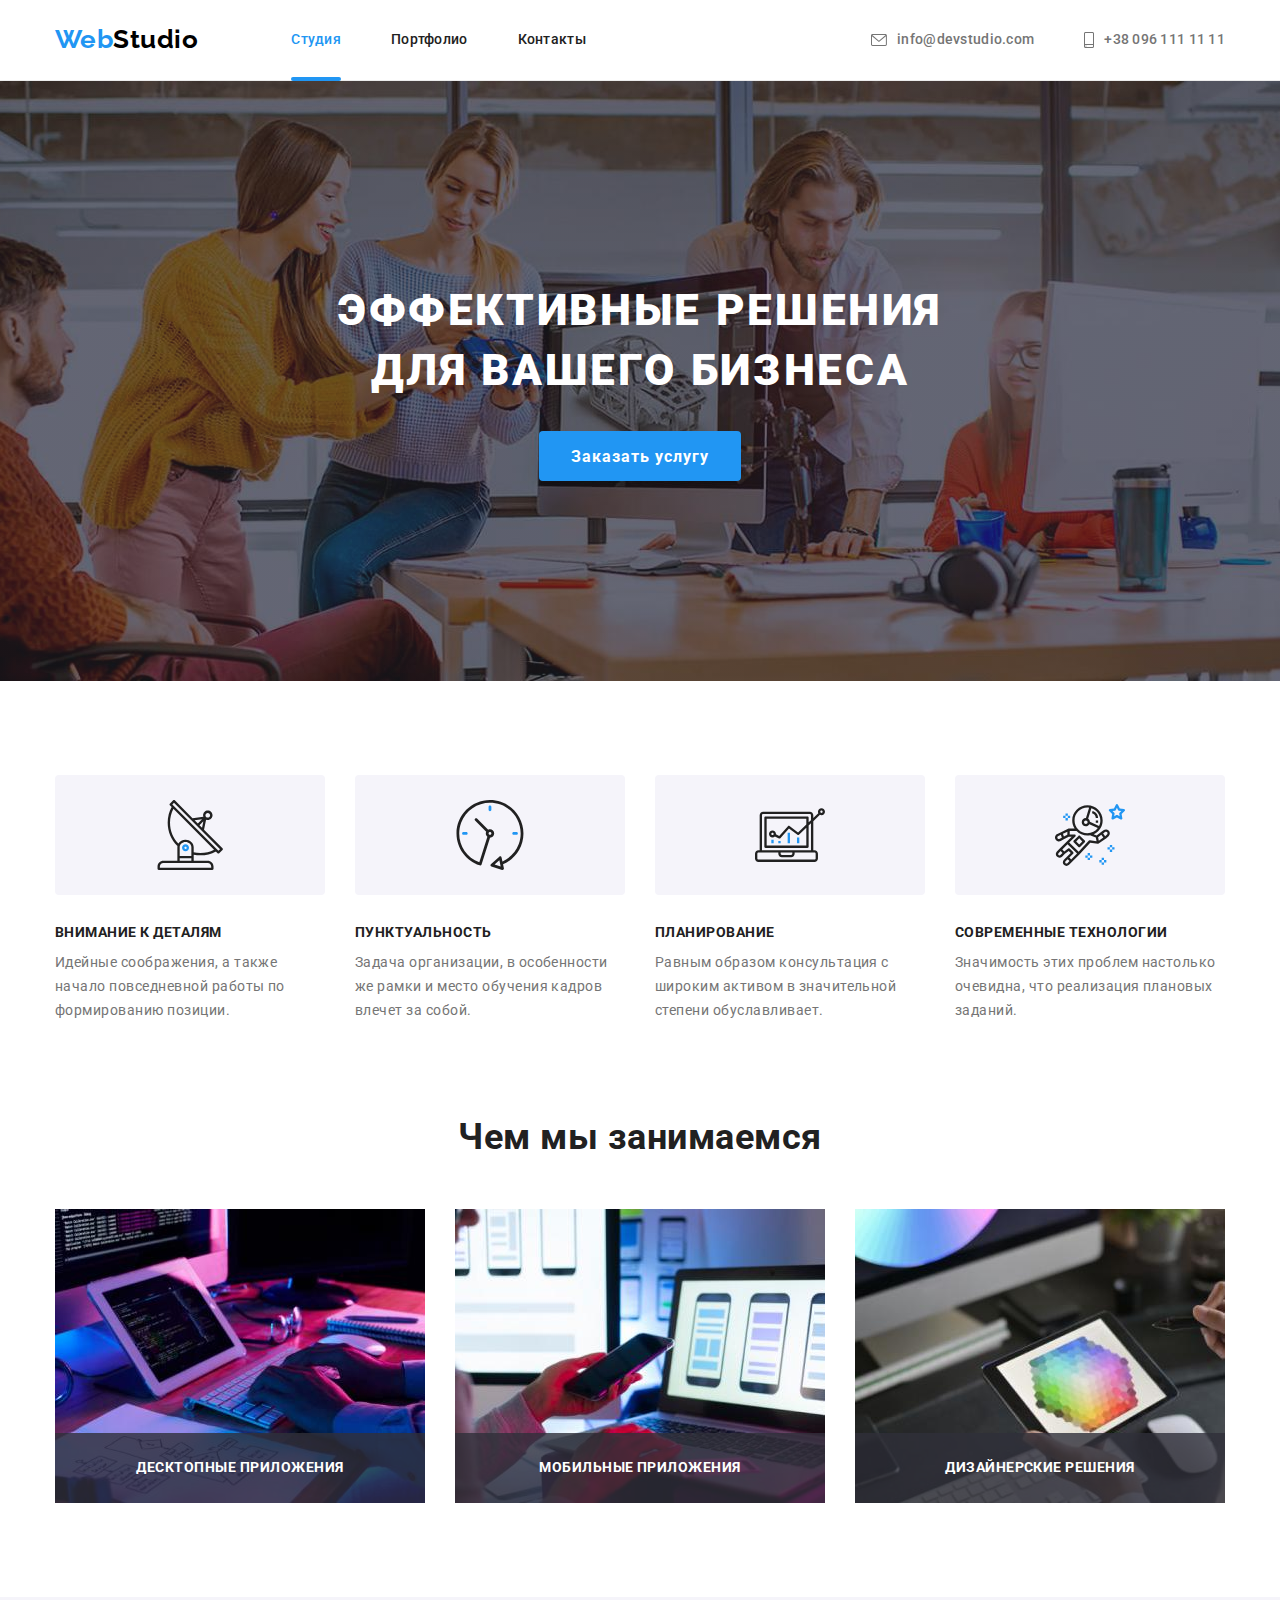
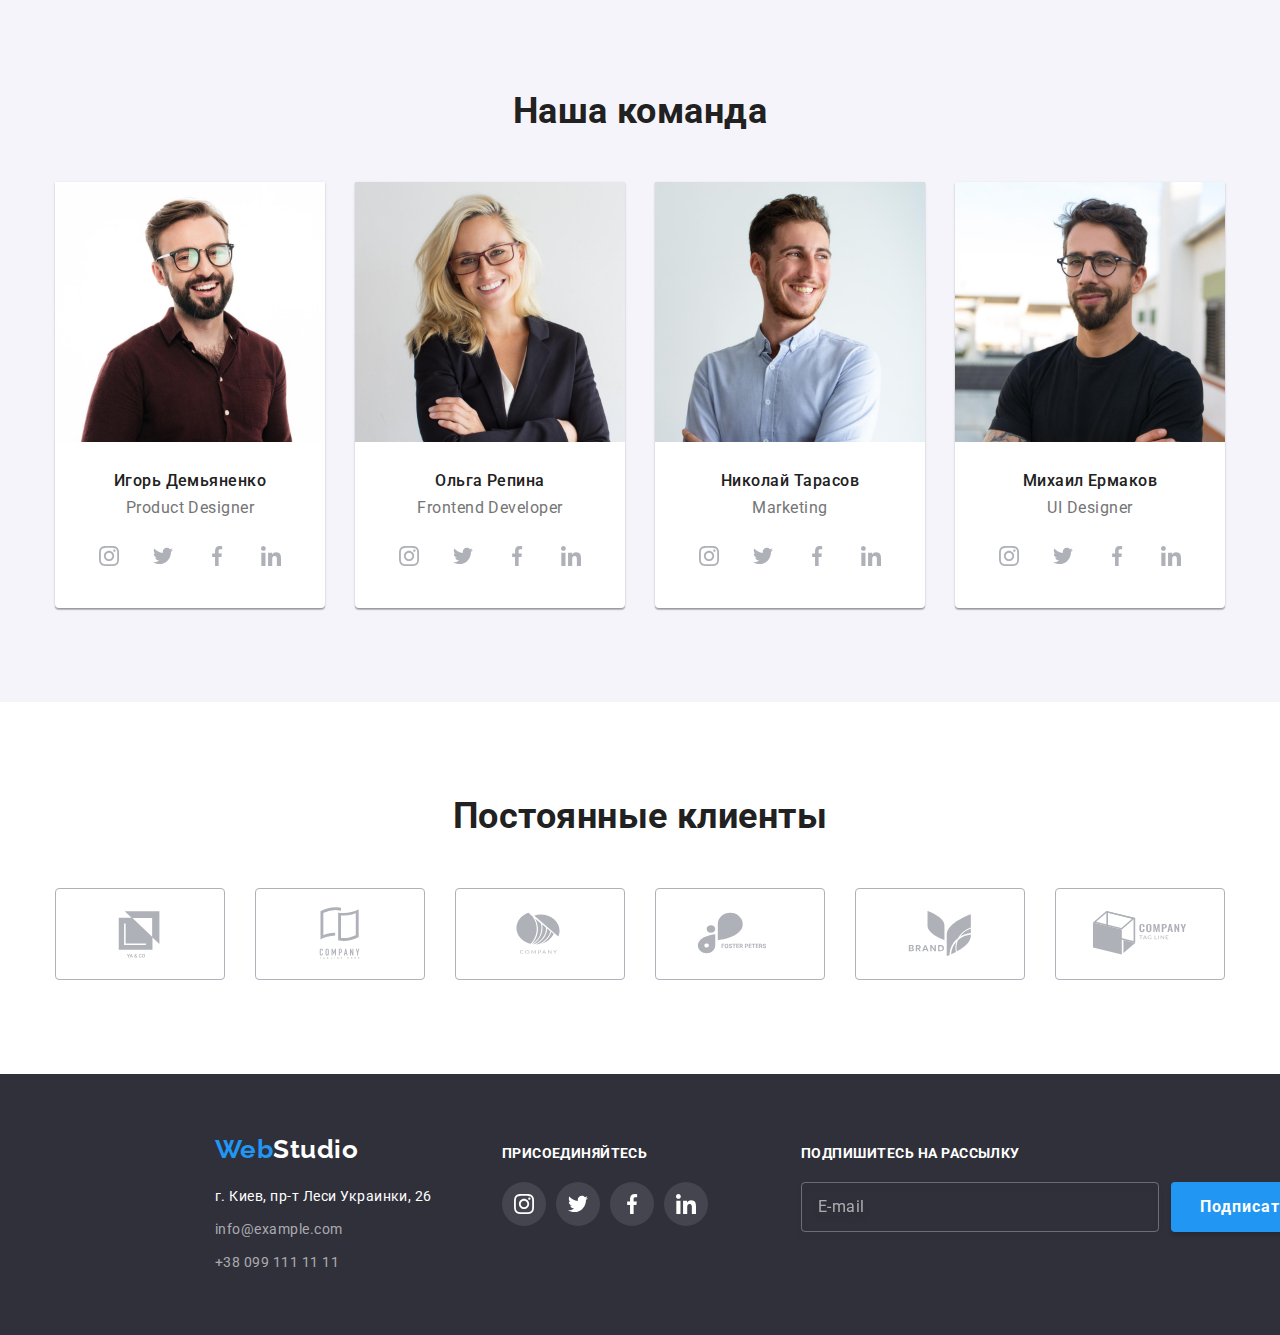
<file: index.html>
<!DOCTYPE html>
<html lang="ru">
  <head>
    <meta charset="UTF-8" />
    <meta http-equiv="X-UA-Compatible" content="IE=edge" />
    <meta name="viewport" content="width=device-width, initial-scale=1.0" />
    <title>Студия</title>
    <link rel="preconnect" href="https://fonts.googleapis.com" />
    <link rel="preconnect" href="https://fonts.gstatic.com" crossorigin />
    <link
      href="https://fonts.googleapis.com/css2?family=Raleway:wght@700&family=Roboto:wght@400;500;700;900&display=swap"
      rel="stylesheet"
    /> 
    <link rel="stylesheet" href="./css/main.min.css">
  </head>

  <body>
    <!-- Шапка страницы -->
    <header class="header">
      <div class="container header__container">
        <nav class="header-navigation">
          <a href="#" class="logo">
            Web<span class="logo_black">Studio</span>
          </a>

          <ul class="site-nav">
            <li class="site-nav__item">
              <a href="./index.html" class="site-nav__link site-nav__link_current"> Студия </a>
            </li>
            <li class="site-nav__item">
              <a href="./portfolio.html" class="site-nav__link"> Портфолио </a>
            </li>
            <li class="site-nav__item">
              <a href="" class="site-nav__link"> Контакты </a>
            </li>
          </ul>
        </nav>
        <ul class="contacts-header">
          <li class="contacts-header__item">
            <a
              href="mailto:info@devstudio.com"
              class="contacts-header__link"
              aria-label="имайл"
            >
              <svg class="contacts-header__icon" width="16px" height="12px">
                <use href="./images/symbol-defs.svg#icon-mail"></use>
              </svg>

              info@devstudio.com</a
            >
          </li>

          <li class="contacts-header__item">
            <a
              href="tel:+380961111111"
              class="contacts-header__link"
              aria-label="телефон"
            >
              <svg class="contacts-header__icon" width="10px" height="16px">
                <use href="./images/symbol-defs.svg#icon-smartphone"></use>
              </svg>
              +38 096 111 11 11</a
            >
          </li>
        </ul>
      </div>
    </header>

    <main>
      <!-- Герой -->

      <section class="hero">
        <div class="container">
          <h1 class="hero__title">Эффективные решения для вашего бизнеса</h1>
          <button type="button" data-modal-open class="btn hero__btn">Заказать услугу</button>
        </div>
      </section>
      <!-- Особенности -->
      <section class="section">
        <div class="container">
          <h2 class="visually-hidden">Особенности</h2>
          <ul class="features">
            <li class="features__item">
              <div class="features__block">
                <svg class="features__icon">
                  <use
                    href="./images/symbol-defs.svg#icon-antenna"
                  ></use>
                </svg>
              </div>
              <h3 class="features__title">Внимание к деталям</h3>
              <p class="features__text">
                Идейные соображения, а также начало повседневной работы по
                формированию позиции.
              </p>
            </li>
            <li class="features__item">
              <div class="features__block">
                <svg class="features__icon">
                  <use
                    href="./images/symbol-defs.svg#icon-clock"
                  ></use>
                </svg>
              </div>
              <h3 class="features__title">Пунктуальность</h3>
              <p class="features__text">
                Задача организации, в особенности же рамки и место обучения
                кадров влечет за собой.
              </p>
            </li>
            <li class="features__item">
              <div class="features__block">
                <svg class="features__icon">
                  <use
                    href="./images/symbol-defs.svg#icon-diagram"
                  ></use>
                </svg>
              </div>
              <h3 class="features__title">Планирование</h3>
              <p class="features__text">
                Равным образом консультация с широким активом в значительной
                степени обуславливает.
              </p>
            </li>
            <li class="features__item">
              <div class="features__block">
                <svg class="features__icon">
                  <use
                    href="./images/symbol-defs.svg#icon-astronaut"
                  ></use>
                </svg>
              </div>
              <h3 class="features__title">Современные технологии</h3>
              <p class="features__text">
                Значимость этих проблем настолько очевидна, что реализация
                плановых заданий.
              </p>
            </li>
          </ul>
        </div>
      </section>

      <section class="section section__works">
        <div class="container">
          <!--  Специализация -->
          <h2 class="section-title">Чем мы занимаемся</h2>
          <ul class="works">
            <li class="works__item">
              <div class="works__wrapper">
                <img
                  src="./images/box1.jpg"
                  alt="Компьютер"
                  width="370"
                  height="294"
                />
                <p class="works__text">Десктопные приложения</p>
              </div>
            </li>
            <li class="works__item">
              <div class="works__wrapper">
                <img
                  src="./images/img.jpg"
                  alt="Телефон"
                  width="370"
                  height="294"
                />
                <p class="works__text">Мобильные приложения</p>
              </div>
            </li>
            <li class="works__item">
              <div class="works__wrapper">
                <img
                  src="./images/img22.jpg"
                  alt="Планшет"
                  width="370"
                  height="294"
                />
                <p class="works__text">Дизайнерские решения</p>
              </div>
            </li>
          </ul>
        </div>
      </section>
      <!-- Команда -->
      <section class="command__section section">
        <div class="container">
          <h2 class="section-title">Наша команда</h2>
          <ul class="command">
            <li class="command__item">
              <img
                src="./images/imgigor.jpg"
                alt="Игорь Демьяненко"
                width="270"
                height="260"
              />
              <div class="command__box-wrapper">
                <h3 class="command__title">Игорь Демьяненко</h3>
                <p lang="en" class="command__text">Product Designer</p>
                <ul class="social-list">
                  <li class="social-list__item">
                    <a href="" class="social-list__link">
                      <svg width="20" height="20">
                        <use
                          href="./images/symbol-defs.svg#icon-instagram"                          
                        ></use>
                      </svg>
                    </a>
                  </li>
                  <li class="social-list__item">
                    <a href="" class="social-list__link">
                      <svg width="20" height="20">
                        <use
                          href="./images/symbol-defs.svg#icon-twitter"
                          
                        ></use>
                      </svg>
                    </a>
                  </li>
                  <li class="social-list__item">
                    <a href="" class="social-list__link">
                      <svg width="20" height="20">
                        <use
                          href="./images/symbol-defs.svg#icon-facebook"                         
                        ></use>
                      </svg>
                    </a>
                  </li>
                  <li class="social-list__item">
                    <a href="" class="social-list__link">
                      <svg width="20" height="20">
                        <use
                          href="./images/symbol-defs.svg#icon-linkedin"                     
                        ></use>
                      </svg>
                    </a>
                  </li>
                </ul>
              </div>
            </li>

            <li class="command__item">
              <img
                src="./images/imgolga.jpg"
                alt="Ольга Репина"
                width="270"
                height="260"
              />
              <div class="command__box-wrapper">
                <h3 class="command__title">Ольга Репина</h3>
                <p lang="en" class="command__text">Frontend Developer</p>
                <ul class="social-list">
                  <li class="social-list__item">
                    <a href="" class="social-list__link">
                      <svg width="20" height="20">
                        <use
                          href="./images/symbol-defs.svg#icon-instagram"                          
                        ></use>
                      </svg>
                    </a>
                  </li>
                  <li class="social-list__item">
                    <a href="" class="social-list__link">
                      <svg width="20" height="20">
                        <use
                          href="./images/symbol-defs.svg#icon-twitter"                          
                        ></use>
                      </svg>
                    </a>
                  </li>
                  <li class="social-list__item">
                    <a href="" class="social-list__link">
                      <svg width="20" height="20">
                        <use
                          href="./images/symbol-defs.svg#icon-facebook"
                        ></use>
                      </svg>
                    </a>
                  </li>
                  <li class="social-list__item">
                    <a href="" class="social-list__link">
                      <svg width="20" height="20">
                        <use
                          href="./images/symbol-defs.svg#icon-linkedin"                          
                        ></use>
                      </svg>
                    </a>
                  </li>
                </ul>
              </div>
            </li>

            <li class="command__item">
              <img
                src="./images/imgnykolay.jpg"
                alt="Николай Тарасов"
                width="270"
                height="260"
              />
              <div class="command__box-wrapper">
                <h3 class="command__title">Николай Тарасов</h3>
                <p lang="en" class="command__text">Marketing</p>
                <ul class="social-list">
                  <li class="social-list__item">
                    <a href="" class="social-list__link">
                      <svg width="20" height="20">
                        <use
                          href="./images/symbol-defs.svg#icon-instagram"                          
                        ></use>
                      </svg>
                    </a>
                  </li>
                  <li class="social-list__item">
                    <a href="" class="social-list__link">
                      <svg width="20" height="20">
                        <use
                          href="./images/symbol-defs.svg#icon-twitter"                          
                        ></use>
                      </svg>
                    </a>
                  </li>
                  <li class="social-list__item">
                    <a href="" class="social-list__link">
                      <svg width="20" height="20">
                        <use
                          href="./images/symbol-defs.svg#icon-facebook"                          
                        ></use>
                      </svg>
                    </a>
                  </li>
                  <li class="social-list__item">
                    <a href="" class="social-list__link">
                      <svg width="20" height="20">
                        <use
                          href="./images/symbol-defs.svg#icon-linkedin"                          
                        ></use>
                      </svg>
                    </a>
                  </li>
                </ul>
              </div>
            </li>

            <li class="command__item">
              <img
                src="./images/imgmikhail2.jpg"
                alt="Михаил Ермаков"
                width="270"
                height="260"
              />
              <div class="command__box-wrapper">
                <h3 class="command__title">Михаил Ермаков</h3>
                <p lang="en" class="command__text">UI Designer</p>
                <ul class="social-list">
                  <li class="social-list__item">
                    <a href="" class="social-list__link">
                      <svg width="20" height="20">
                        <use
                          href="./images/symbol-defs.svg#icon-instagram"                          
                        ></use>
                      </svg>
                    </a>
                  </li>
                  <li class="social-list__item">
                    <a href="" class="social-list__link">
                      <svg width="20" height="20">
                        <use
                          href="./images/symbol-defs.svg#icon-twitter"                         
                        ></use>
                      </svg>
                    </a>
                  </li>
                  <li class="social-list__item">
                    <a href="" class="social-list__link">
                      <svg width="20" height="20">
                        <use
                          href="./images/symbol-defs.svg#icon-facebook"                          
                        ></use>
                      </svg>
                    </a>
                  </li>
                  <li class="social-list__item">
                    <a href="" class="social-list__link">
                      <svg width="20" height="20">
                        <use
                          href="./images/symbol-defs.svg#icon-linkedin"                         
                        ></use>
                      </svg>
                    </a>
                  </li>
                </ul>
              </div>
            </li>
          </ul>
        </div>
      </section>

      <!-- Наши клиенты -->

      <section class="section">
        <div class="container">
          <h2 class="section-title">Постоянные клиенты</h2>
          <ul class="clients-list">
            <li class="clients-list__item">
              <a href="" class="clients-list__link">
                <svg class="clients-list__icon">
                  <use href="./images/symbol-defs.svg#icon-cl-one"></use>
                </svg>
              </a>
            </li>
            <li class="clients-list__item">
              <a href="" class="clients-list__link">
                <svg class="clients-list__icon">
                  <use href="./images/symbol-defs.svg#icon-cl-two"></use>
                </svg>
              </a>
            </li>
            <li class="clients-list__item">
              <a href="" class="clients-list__link">
                <svg class="clients-list__icon">
                  <use href="./images/symbol-defs.svg#icon-cl-three"></use>
                </svg>
              </a>
            </li>
            <li class="clients-list__item">
              <a href="" class="clients-list__link">
                <svg class="clients-list__icon">
                  <use href="./images/symbol-defs.svg#icon-cl-four"></use>
                </svg>
              </a>
            </li>
            <li class="clients-list__item">
              <a href="" class="clients-list__link">
                <svg class="clients-list__icon">
                  <use href="./images/symbol-defs.svg#icon-cl-five"></use>
                </svg>
              </a>
            </li>
            <li class="clients-list__item">
              <a href="" class="clients-list__link">
                <svg class="clients-list__icon">
                  <use href="./images/symbol-defs.svg#icon-cl-six"></use>
                </svg>
              </a>
            </li>
          </ul>
        </div>
      </section>
    </main>
    <!-- Футер -->
    <footer class="footer-content">
      <div class="container footer-blok">
        <div class="contacts__blok">
          <a href="#" class="logo">
            Web<span class="logo_white">Studio</span>
          </a>
          <address>
            <ul class="contacts-footer">
              <li class="contacts-footer__item">
                <a
                  href="https://goo.gl/maps/CdvJLRiEL6Q8Smko8"
                  class="contacts-footer__location contacts-footer__link"
                  >г. Киев, пр-т Леси Украинки, 26
                </a>
              </li>

              <li class="contacts-footer__item">
                <a
                  href="mailto:info@example.com"
                  class="contacts-footer__link  contacts-footer__communications"
                  >info@example.com
                </a>
              </li>
              <li class="contacts-footer__item">
                <a
                  href="tel:+380991111111"
                  class="contacts-footer__link contacts-footer__communications"
                >
                  +38 099 111 11 11
                </a>
              </li>
            </ul>
          </address>
        </div>
        <div class="footer-social">
          <strong class="footer-social__text">Присоединяйтесь</strong>
          <ul class="footer-social-list">
            <li class="footer-social__item">
              <a href="" class="footer-social__link">
                <svg class="footer-social__icon" width="20" height="20">
                  <use href="./images/symbol-defs.svg#icon-instagram"></use>
                </svg>
              </a>
            </li>
            <li class="footer-social__item">
              <a href="" class="footer-social__link">
                <svg class="footer-social__icon" width="20" height="20">
                  <use href="./images/symbol-defs.svg#icon-twitter"></use>
                </svg>
              </a>
            </li>
            <li class="footer-social__item">
              <a href="" class="footer-social__link">
                <svg class="footer-social__icon" width="20" height="20">
                  <use href="./images/symbol-defs.svg#icon-facebook"></use>
                </svg>
              </a>
            </li>
            <li class="footer-social__item">
              <a href="" class="footer-social__link">
                <svg class="footer-social__icon" width="20" height="20">
                  <use href="./images/symbol-defs.svg#icon-linkedin"></use>
                </svg>
              </a>
            </li>
          </ul>
        </div>
        <form class="footer-form">
            <p class="footer-form__text">Подпишитесь на рассылку</p>
            <div class="footer-form__container">
              <label for="footer-form__user-email"></label>
            <input
              type="email"
              name="email"
              placeholder="E-mail"
              class="footer-form__input"
              id="user-email"
            />
            <button type="submit" class="btn footer-form__btn">
              Подписаться
              <svg class="footer-form__icon" width="24" height="24">
                <use href="./images/symbol-defs.svg#icon-send2"></use>
              </svg>
            </button>
          </form>
        </div> 
      </div>
    </footer>
    <!-- Modal -->

    <div class="backdrop is-hidden" data-modal>
      <div class="modal">
      <button type="button" class="modal__close-button" data-modal-close>
        <svg  width="20" height="20">
          <use href="./images/symbol-defs.svg#icon-vector"></use>
        </svg>
      </button>
        <form class="modal-form">
          <p class="modal-form__text"> Оставьте свои данные, мы вам перезвоним </p>
                <div class="form__field"> 
                <label for="user-name" class="modal-form__label">Имя</label>
                <input type="text" name="user-name" id="user-name" class="modal-form__input">
                <svg  width="18" height="18" class="modal-form__input-icon">
          <use href="./images/symbol-defs.svg#icon-person-black"></use>
        </svg>

              </div>
                
              <div class="form__field"> 
              <label for="phone-number" class="modal-form__label">Телефон</label>
                <input type="tel" name="phone_number" id="phone-number" class="modal-form__input">
                  <svg  width="18" height="18" class="modal-form__input-icon">
          <use href="./images/symbol-defs.svg#icon-phone-black"></use>
        </svg>
              </div>
                <div class="form__field">
                <label for="email-mod" class="modal-form__label">Почта</label> 
                <input type="email" name="email" id="email-mod" class="modal-form__input">
                <svg  width="18" height="18" class="modal-form__input-icon">
          <use href="./images/symbol-defs.svg#icon-email-black"></use>
        </svg>
      </div>
                
              <div class="form__field">
              <label for="comment" class="modal-form__label"> Комментарий</label>
              <textarea name="comment"
              id="comment"
              rows="10"
              class="modal-form__textarea"
              placeholder="Введите текст"></textarea>
              </div>

              <label for="checkbox" class="modal-form__checkbox-label">
              <input type="checkbox" name="checkbox" id="checkbox" class="modal-form__checkbox"> 
              <span class="modal-form__checkbox-text"> </span>
            Соглашаюсь с рассылкой и принимаю &#160; 
            <a href="" class="modal-form__link">Условия договора</a>
            </label>
            <button type="submit" class=" btn modal-form__btn">Отправить</button>
            </form>
      <div>
    </div>
        <script src="./js/modal.js"></script>   
  </body>
</html>
</file>
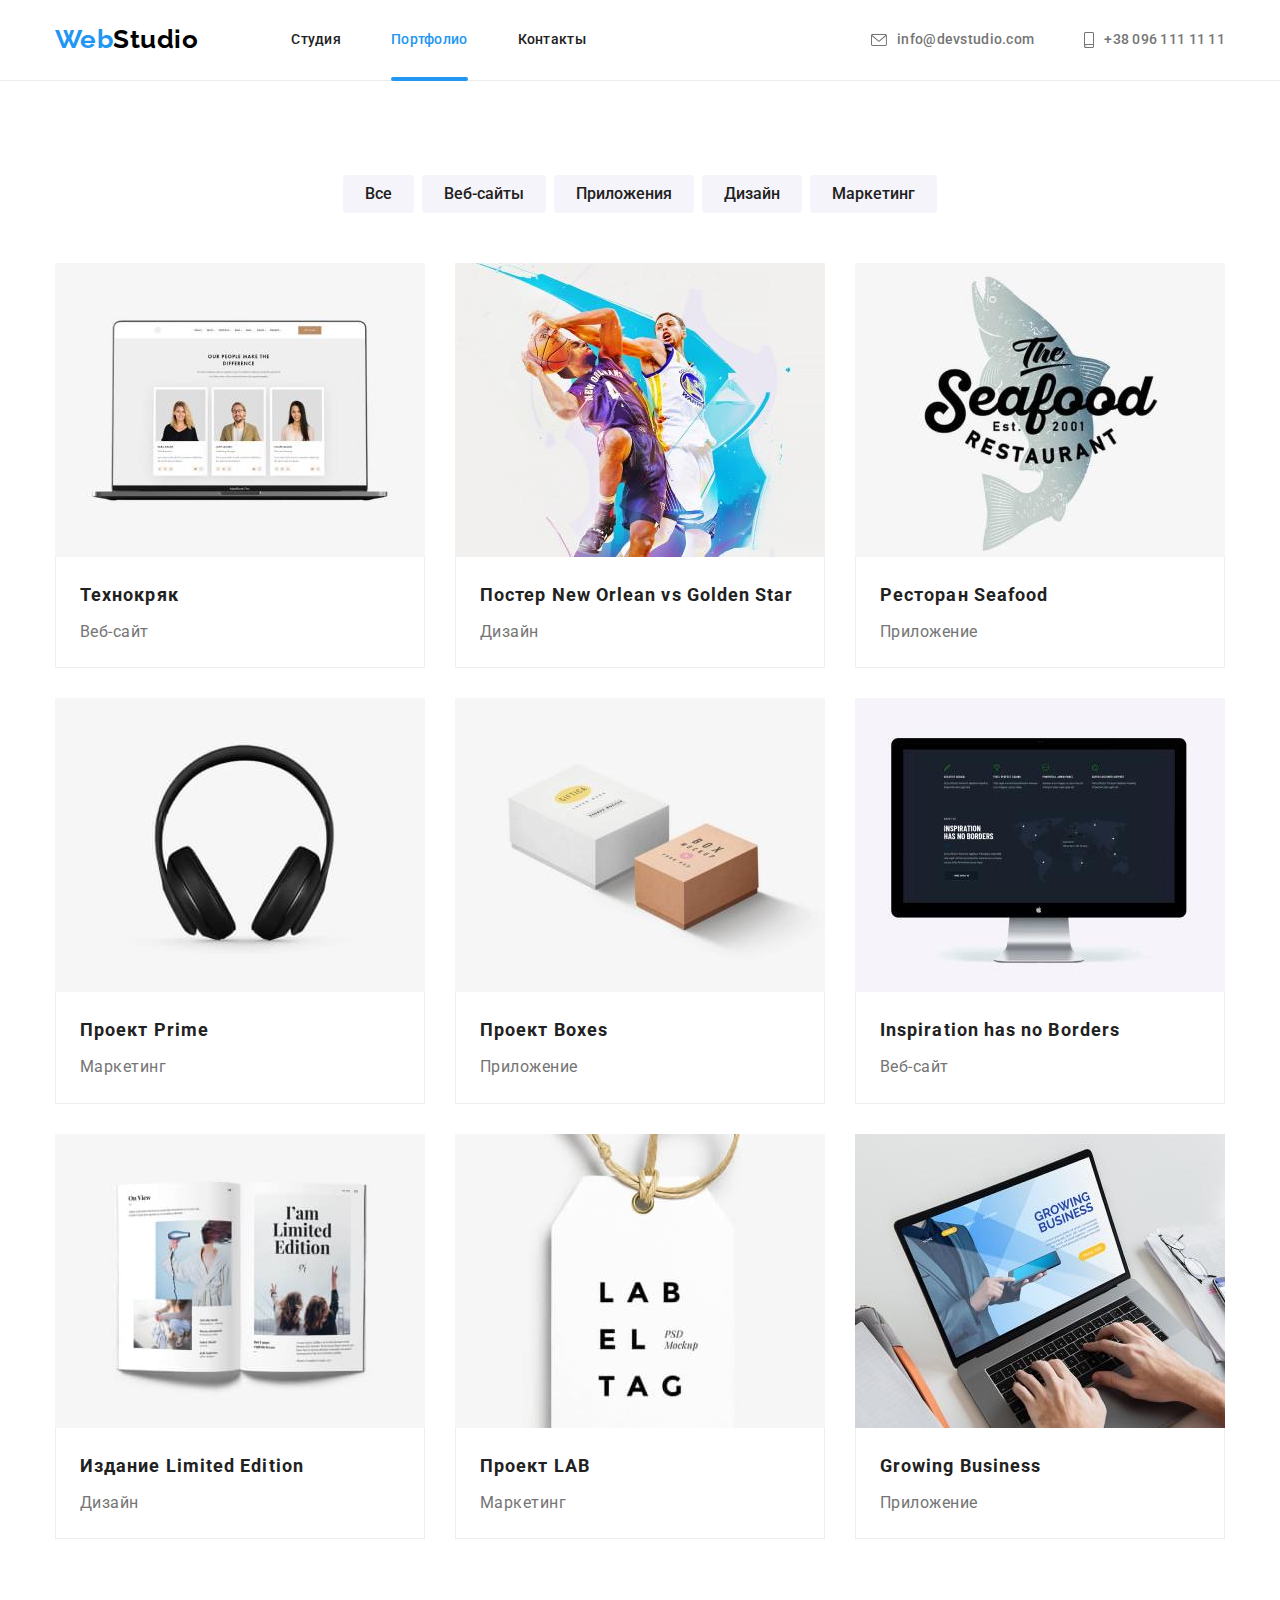
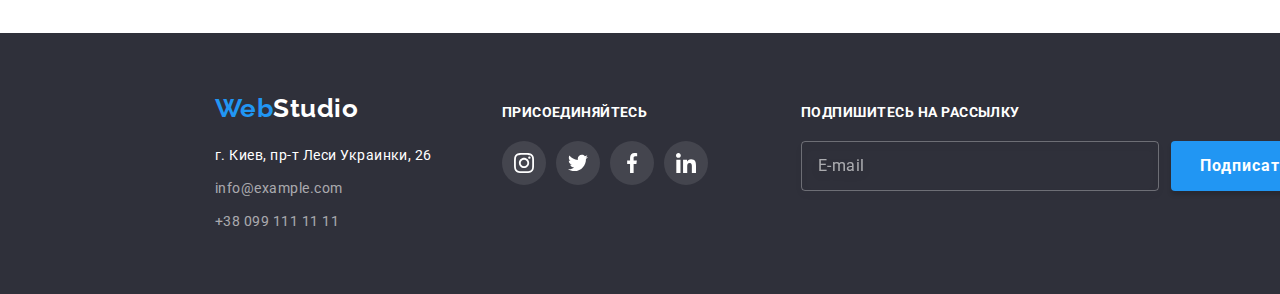
<file: portfolio.html>
<!DOCTYPE html>
<html lang="ru">
  <head>
    <meta charset="UTF-8" />
    <meta http-equiv="X-UA-Compatible" content="IE=edge" />
    <meta name="viewport" content="width=device-width, initial-scale=1.0" />
    <title>Портфолио</title>
    <link rel="preconnect" href="https://fonts.googleapis.com" />
    <link rel="preconnect" href="https://fonts.gstatic.com" crossorigin />
    <link
      href="https://fonts.googleapis.com/css2?family=Raleway:wght@700&family=Roboto:wght@400;500;700;900&display=swap"
      rel="stylesheet"
    />
    <link rel="stylesheet" href="./css/main.min.css">
  </head>
  <body>
    <!-- Шапка страницы -->
    <header class="header">
      <div class="container header__container">
        <nav class="header-navigation">
          <a href="#" class="logo">
            Web<span class="logo_black">Studio</span>
          </a>

          <ul class="site-nav">
            <li class="site-nav__item">
              <a href="./index.html" class="site-nav__link"> Студия </a>
            </li>
            <li class="site-nav__item">
              <a href="./portfolio.html" class="site-nav__link site-nav__link_current"> Портфолио </a>
            </li>
            <li class="site-nav__item">
              <a href="" class="site-nav__link"> Контакты </a>
            </li>
          </ul>
        </nav>
        <ul class="contacts-header">
          <li class="contacts-header__item">
            <a
              href="mailto:info@devstudio.com"
              class="contacts-header__link"
              aria-label="имайл"
            >
              <svg class="contacts-header__icon" width="16px" height="12px">
                <use href="./images/symbol-defs.svg#icon-mail"></use>
              </svg>

              info@devstudio.com</a
            >
          </li>

          <li class="contacts-header__item">
            <a
              href="tel:+380961111111"
              class="contacts-header__link"
              aria-label="телефон"
            >
              <svg class="contacts-header__icon" width="10px" height="16px">
                <use href="./images/symbol-defs.svg#icon-smartphone"></use>
              </svg>
              +38 096 111 11 11</a
            >
          </li>
        </ul>
      </div>
    </header>
    <!-- Портфолио  -->
    <main>
      <section class="section">
        <div class="container">
          <h1 class="visually-hidden">Портфолио</h1>

          <ul class="filter">
            <li class="filter__item">
              <button type="button" class="filter__button">Все</button>
            </li>
            <li class="filter__item">
              <button type="button" class="filter__button">Веб-сайты</button>
            </li>
            <li class="filter__item">
              <button type="button" class="filter__button">Приложения</button>
            </li>
            <li class="filter__item">
              <button type="button" class="filter__button">Дизайн</button>
            </li>
            <li class="filter__item">
              <button type="button" class="filter__button">Маркетинг</button>
            </li>
          </ul>

          <!-- Прптфолио картинки   -->

          <ul class="portfolio">
            <li class="portfolio__item">
              <a href="" class="portfolio__link">
                <div class="portfolio__top-wrapper">
                  <img
                    src="./images/imgone.jpg"
                    alt="экран"
                    width="370"
                    height="294"
                  />
                  <div class="portfolio__overlay">
                    <p class="portfolio__top-text">
                      Технокряк это современная площадка распространения
                      коронавируса. Компании используют эту платформу для
                      цифрового шпионажа и атак на защищённые сервера
                      конкурентов.
                    </p>
                  </div>
                </div>
                <div class="portfolio__bottom">
                  <h2 class="portfolio__title">Технокряк</h2>
                  <p class="portfolio__text">Веб-сайт</p>
                </div>
              </a>
            </li>

            <li class="portfolio__item">
              <a href="" class="portfolio__link">
                <div class="portfolio__top-wrapper">
                  <img
                    src="./images/imgtwo.jpg"
                    alt="баскетблолисты"
                    width="370"
                    height="294"
                  />
                  <div class="portfolio__overlay">
                    <p class="portfolio__top-text">
                      Технокряк это современная площадка распространения
                      коронавируса. Компании используют эту платформу для
                      цифрового шпионажа и атак на защищённые сервера
                      конкурентов.
                    </p>
                  </div>
                </div>
                <div class="portfolio__bottom">
                  <h2 class="portfolio__title">
                    Постер New Orlean vs Golden Star
                  </h2>
                  <p class="portfolio__text">Дизайн</p>
                </div>
              </a>
            </li>

            <li class="portfolio__item">
              <a href="" class="portfolio__link">
                <div class="portfolio__top-wrapper">
                  <img
                    src="./images/imgthree.jpg"
                    alt="ресторан"
                    width="370"
                    height="294"
                  />
                  <div class="portfolio__overlay">
                    <p class="portfolio__top-text">
                      Технокряк это современная площадка распространения
                      коронавируса. Компании используют эту платформу для
                      цифрового шпионажа и атак на защищённые сервера
                      конкурентов.
                    </p>
                  </div>
                </div>
                <div class="portfolio__bottom">
                  <h2 class="portfolio__title">Ресторан Seafood</h2>
                  <p class="portfolio__text">Приложение</p>
                </div>
              </a>
            </li>

            <li class="portfolio__item">
              <a href="" class="portfolio__link ">
                <div class="portfolio__top-wrapper">
                  <img
                    src="./images/imgfour.jpg"
                    alt="наушники"
                    width="370"
                    height="294"
                  />
                  <div class="portfolio__overlay">
                    <p class="portfolio__top-text">
                      Технокряк это современная площадка распространения
                      коронавируса. Компании используют эту платформу для
                      цифрового шпионажа и атак на защищённые сервера
                      конкурентов.
                    </p>
                  </div>
                </div>
                <div class="portfolio__bottom">
                  <h2 class="portfolio__title">Проект Prime</h2>
                  <p class="portfolio__text">Маркетинг</p>
                </div>
              </a>
            </li>

            <li class="portfolio__item">
              <a href="" class="portfolio__link">
                <div class="portfolio__top-wrapper">
                  <img
                    src="./images/imgfive.jpg"
                    alt="два предмента"
                    width="370"
                    height="294"
                  />
                  <div class="portfolio__overlay">
                    <p class="portfolio__top-text">
                      Технокряк это современная площадка распространения
                      коронавируса. Компании используют эту платформу для
                      цифрового шпионажа и атак на защищённые сервера
                      конкурентов.
                    </p>
                  </div>
                </div>
                <div class="portfolio__bottom">
                  <h2 class="portfolio__title">Проект Boxes</h2>
                  <p class="portfolio__text">Приложение</p>
                </div>
              </a>
            </li>

            <li class="portfolio__item">
              <a href="" class="portfolio__link">
                <div class="portfolio__top-wrapper">
                  <img
                    src="./images/imgsix.jpg"
                    alt="монитор"
                    width="370"
                    height="294"
                  />
                  <div class="portfolio__overlay">
                    <p class="portfolio__top-text">
                      Технокряк это современная площадка распространения
                      коронавируса. Компании используют эту платформу для
                      цифрового шпионажа и атак на защищённые сервера
                      конкурентов.
                    </p>
                  </div>
                </div>
                <div class="portfolio__bottom">
                  <h2 lang="en" class="portfolio__title">
                    Inspiration has no Borders
                  </h2>
                  <p class="portfolio__text">Веб-сайт</p>
                </div>
              </a>
            </li>

            <li class="portfolio__item">
              <a href="" class="portfolio__link">
                <div class="portfolio__top-wrapper">
                  <img
                    src="./images/imgseven.jpg"
                    alt="книга"
                    width="370"
                    height="294"
                  />
                  <div class="portfolio__overlay">
                    <p class="portfolio__top-text">
                      Технокряк это современная площадка распространения
                      коронавируса. Компании используют эту платформу для
                      цифрового шпионажа и атак на защищённые сервера
                      конкурентов.
                    </p>
                  </div>
                </div>
                <div class="portfolio__bottom">
                  <h2 class="portfolio__title">Издание Limited Edition</h2>
                  <p class="portfolio__text">Дизайн</p>
                </div>
              </a>
            </li>

            <li class="portfolio__item">
              <a href="" class="portfolio__link">
                <div class="portfolio__top-wrapper ">
                  <img
                    src="./images/imgeight.jpg"
                    alt="табличка"
                    width="370"
                    height="294"
                  />
                  <div class="portfolio__overlay">
                    <p class="portfolio__top-text">
                      Технокряк это современная площадка распространения
                      коронавируса. Компании используют эту платформу для
                      цифрового шпионажа и атак на защищённые сервера
                      конкурентов.
                    </p>
                  </div>
                </div>
                <div class="portfolio__bottom">
                  <h2 class="portfolio__title">Проект LAB</h2>
                  <p class="portfolio__text">Маркетинг</p>
                </div>
              </a>
            </li>

            <li class="portfolio__item">
              <a href="" class="portfolio__link">
                <div class="portfolio__top-wrapper">
                  <img
                    src="./images/imgnine.jpg"
                    alt="ноутбук"
                    width="370"
                    height="294"
                  />
                  <div class="portfolio__overlay">
                    <p class="portfolio__top-text">
                      Технокряк это современная площадка распространения
                      коронавируса. Компании используют эту платформу для
                      цифрового шпионажа и атак на защищённые сервера
                      конкурентов.
                    </p>
                  </div>
                </div>
                <div class="portfolio__bottom">
                  <h2 lang="en" class="portfolio__title">Growing Business</h2>
                  <p class="portfolio__text">Приложение</p>
                </div>
              </a>
            </li>
          </ul>
        </div>
      </section>
    </main>

    <!-- Футер -->
    <footer class="footer-content">
      <div class="container footer-blok">
        <div class="contacts__blok">
          <a href="#" class="logo">
            Web<span class="logo_white">Studio</span>
          </a>
          <address>
            <ul class="contacts-footer">
              <li class="contacts-footer__item">
                <a
                  href="https://goo.gl/maps/CdvJLRiEL6Q8Smko8"
                  class="contacts-footer__location contacts-footer__link"
                  >г. Киев, пр-т Леси Украинки, 26
                </a>
              </li>

              <li class="contacts-footer__item">
                <a
                  href="mailto:info@example.com"
                  class="contacts-footer__link  contacts-footer__communications"
                  >info@example.com
                </a>
              </li>
              <li class="contacts-footer__item">
                <a
                  href="tel:+380991111111"
                  class="contacts-footer__link contacts-footer__communications"
                >
                  +38 099 111 11 11
                </a>
              </li>
            </ul>
          </address>
        </div>
        <div class="footer-social">
          <strong class="footer-social__text">Присоединяйтесь</strong>
          <ul class="footer-social-list">
            <li class="footer-social__item">
              <a href="" class="footer-social__link">
                <svg class="footer-social__icon" width="20" height="20">
                  <use href="./images/symbol-defs.svg#icon-instagram"></use>
                </svg>
              </a>
            </li>
            <li class="footer-social__item">
              <a href="" class="footer-social__link">
                <svg class="footer-social__icon" width="20" height="20">
                  <use href="./images/symbol-defs.svg#icon-twitter"></use>
                </svg>
              </a>
            </li>
            <li class="footer-social__item">
              <a href="" class="footer-social__link">
                <svg class="footer-social__icon" width="20" height="20">
                  <use href="./images/symbol-defs.svg#icon-facebook"></use>
                </svg>
              </a>
            </li>
            <li class="footer-social__item">
              <a href="" class="footer-social__link">
                <svg class="footer-social__icon" width="20" height="20">
                  <use href="./images/symbol-defs.svg#icon-linkedin"></use>
                </svg>
              </a>
            </li>
          </ul>
        </div>
        <form class="footer-form">
            <p class="footer-form__text">Подпишитесь на рассылку</p>
            <div class="footer-form__container">
              <label for="footer-form__user-email"></label>
            <input
              type="email"
              name="email"
              placeholder="E-mail"
              class="footer-form__input"
              id="user-email"
            />
            <button type="submit" class="btn footer-form__btn">
              Подписаться
              <svg class="footer-form__icon" width="24" height="24">
                <use href="./images/symbol-defs.svg#icon-send2"></use>
              </svg>
            </button>
          </form>
        </div> 
      </div>
    </footer>
  </body>
</html>
</file>
<file: css/main.min.css>
/*! modern-normalize v1.1.0 | MIT License | https://github.com/sindresorhus/modern-normalize */*,::before,::after{box-sizing:border-box}html{line-height:1.15;-webkit-text-size-adjust:100%;-moz-tab-size:4;tab-size:4}body{margin:0;font-family:system-ui,-apple-system,"Segoe UI",Roboto,Helvetica,Arial,sans-serif,"Apple Color Emoji","Segoe UI Emoji"}hr{height:0;color:inherit}abbr[title]{text-decoration:underline dotted}b,strong{font-weight:bolder}code,kbd,samp,pre{font-family:ui-monospace, SFMono-Regular, Consolas, 'Liberation Mono', Menlo, monospace;font-size:1em}small{font-size:80%}sub,sup{font-size:75%;line-height:0;position:relative;vertical-align:baseline}sub{bottom:-0.25em}sup{top:-0.5em}table{text-indent:0;border-color:inherit}button,input,optgroup,select,textarea{font-family:inherit;font-size:100%;line-height:1.15;margin:0}button,select{text-transform:none}button,[type='button'],[type='reset'],[type='submit']{-webkit-appearance:button}::-moz-focus-inner{border-style:none;padding:0}:-moz-focusring{outline:1px dotted ButtonText}:-moz-ui-invalid{box-shadow:none}legend{padding:0}progress{vertical-align:baseline}::-webkit-inner-spin-button,::-webkit-outer-spin-button{height:auto}[type='search']{-webkit-appearance:textfield;outline-offset:-2px}::-webkit-search-decoration{-webkit-appearance:none}::-webkit-file-upload-button{-webkit-appearance:button;font:inherit}summary{display:list-item}img{display:block;max-width:100%;height:auto}ul{list-style:none;padding:0;margin:0}a{text-decoration:none;display:block}body{background-color:#fff;color:#212121;font-family:"Roboto",sans-serif;letter-spacing:0.03em}.visually-hidden{position:absolute;width:1px;height:1px;margin:-1px;padding:0;overflow:hidden;border:0;clip:rect(0 0 0 0)}.container{margin:0 auto;width:1200px;padding-left:15px;padding-right:15px}.section{padding-top:94px;padding-bottom:94px}.section-title{font-weight:700;font-size:36px;line-height:1.16;margin-bottom:50px;margin-top:0;text-align:center}.btn{font-family:inherit;font-weight:700;font-size:16px;line-height:1.9;background-color:#2196f3;box-shadow:0px 4px 4px rgba(0,0,0,0.15);border-radius:4px;letter-spacing:0.06em;border:transparent;color:#fff;cursor:pointer;min-width:200px}.backdrop{position:fixed;width:100vw;height:100vh;top:0;display:flex;align-items:center;justify-content:center;transition:opacity 250ms cubic-bezier(0.4, 0, 0.2, 1),visibility 250ms cubic-bezier(0.4, 0, 0.2, 1)}.backdrop.is-hidden{opacity:0;visibility:hidden;pointer-events:none}.modal-form{padding:40px}.modal-form__text{font-weight:700;font-size:20px;line-height:1.15;text-align:center;color:#212121;margin:0;margin-bottom:12px}.form__field{position:relative;display:flex;flex-direction:column;margin-bottom:10px}.form__field:nth-child(5){margin-bottom:20px}.modal-form__label{margin-bottom:4px;font-size:12px;line-height:1.16;letter-spacing:0.01em;color:#757575}.modal-form__input{padding-left:42px;height:40px;transition:border 250ms cubic-bezier(0.4, 0, 0.2, 1);border:1px solid rgba(33,33,33,0.2);border-radius:4px;width:448px}.modal-form__input:focus{border:1px solid #2196f3;outline:none}.modal-form__input-icon{position:absolute;top:38px;left:12px;transition:fill 250ms cubic-bezier(0.4, 0, 0.2, 1);transform:translateY(-50%)}.modal-form__input:focus+.modal-form__input-icon{fill:#2196f3}.modal-form__textarea{resize:none;padding:12px 16px;height:120px;transition:border 250ms cubic-bezier(0.4, 0, 0.2, 1);border:1px solid rgba(33,33,33,0.2);border-radius:4px;font-size:14px;line-height:1.16;letter-spacing:0.01em}.modal-form__textarea:focus{border:1px solid #2196f3;outline:none}.modal-form__textarea::placeholder{font-size:14px;line-height:1.14;letter-spacing:0.01em;color:rgba(117,117,117,0.5)}.modal-form__checkbox-label{display:flex;align-items:center;justify-content:center;margin-bottom:30px;font-weight:normal;font-size:14px;line-height:1.71;letter-spacing:0.03em;color:#757575}.modal-form__checkbox{position:absolute;width:1px;height:1px;margin:-1px;padding:0;overflow:hidden;border:0;clip:rect(0 0 0 0)}.modal-form__checkbox-text{display:inline-block;width:16px;height:16px;border:2px solid black;border-radius:2px;margin-right:7px}.modal-form__checkbox:checked+.modal-form__checkbox-text{background-color:#2196f3;border-color:#2196f3;background-image:url(../images/iconcheck3.svg);background-size:contain;background-origin:border-box}.modal-form__link{font-size:14px;line-height:1.71;text-decoration-line:underline;color:#2196f3}.modal-form__btn{padding:10px 55px 10px 56px;display:block;margin-left:auto;margin-right:auto;cursor:pointer;border:transparent}.backdrop{position:fixed;width:100vw;height:100vh;top:0;display:flex;align-items:center;justify-content:center;transition:opacity 250ms cubic-bezier(0.4, 0, 0.2, 1),visibility 250ms cubic-bezier(0.4, 0, 0.2, 1)}.backdrop.is-hidden{opacity:0;visibility:hidden;pointer-events:none}.backdrop.is-hidden .modal{transform:scale(2)}.modal{width:528px;min-height:581px;background-color:#fff;box-shadow:0px 1px 3px rgba(0,0,0,0.12),0px 1px 1px rgba(0,0,0,0.14),0px 2px 1px rgba(0,0,0,0.2);border-radius:4px;position:relative;transform:scale(1);transition:transform 250ms cubic-bezier(0.4, 0, 0.2, 1)}.modal__close-button{position:absolute;right:10px;top:10px;background-color:transparent;border:1px solid rgba(0,0,0,0.1);border-radius:50%;width:30px;height:30px;display:flex;align-items:center;justify-content:center;transition:fill 250ms cubic-bezier(0.4, 0, 0.2, 1);cursor:pointer}.modal__close-button:hover{fill:#2196f3}.logo{color:#2196f3;font-family:"Raleway",sans-serif;font-weight:700;font-size:26px;line-height:1.2;text-decoration:none}.logo_white{color:#fff}.logo_black{color:#000000}.header{border-bottom:1px solid #ececec}.header__container{display:flex;align-items:center}.header-navigation{display:flex;align-items:center}.site-nav__link_current::after{content:'';position:absolute;width:100%;height:4px;border-radius:2px;background-color:#2196f3;display:block;bottom:-1px;right:0px}.site-nav{font-weight:500;font-size:14px;line-height:1.14;letter-spacing:0.02em;display:flex;margin-left:93px}.site-nav__item:not(:last-child){margin-right:50px}.site-nav__link{color:#212121;padding-top:32px;padding-bottom:32px;position:relative;transition:color 250ms cubic-bezier(0.4, 0, 0.2, 1)}.site-nav__link.site-nav__link_current{color:#2196f3}.site-nav__link:hover,.site-nav__link:focus{color:#2196f3}.contacts-header{font-weight:500;font-size:14px;line-height:1.14;letter-spacing:0.02em;display:flex;margin-left:auto}.contacts-header__item{align-items:center}.contacts-header__item:not(:last-child){margin-right:50px}.contacts-header__link{color:#757575;padding-top:32px;padding-bottom:32px;display:flex;align-items:center;transition:color 250ms cubic-bezier(0.4, 0, 0.2, 1)}.contacts-header__link:hover,.contacts-header__link:focus{color:#2196f3}.contacts-header__icon{margin-right:10px;fill:currentColor}.hero{background-color:#2f303a;text-align:center;padding:200px 0;height:600px;max-width:1600px;margin-left:auto;margin-right:auto;background-image:linear-gradient(to right, rgba(47,48,58,0.4), rgba(47,48,58,0.4)),url(../images/herobg.jpg);background-size:cover;background-repeat:no-repeat;background-position:center}.hero__title{color:#fff;font-weight:900;font-size:44px;line-height:1.36;letter-spacing:0.06em;text-transform:uppercase;width:696px;margin:0 auto;margin-bottom:30px}.hero__btn{text-align:center;padding:11px 32px 9px}.features{display:flex;margin-left:calc(-1 * 30px)}.features__item{flex-basis:calc(100% / 4 - 30px);margin-left:30px}.features__block{display:flex;height:120px;margin-bottom:30px;background-color:#f5f4fa;align-items:center;justify-content:center;border-radius:4px}.features__icon{width:70px;height:70px}.features__title{color:#212121;font-weight:700;font-size:14px;line-height:1.14;text-transform:uppercase;margin-bottom:10px;margin-top:0;padding:0}.features__text{color:#757575;font-size:14px;line-height:1.71;margin:0;width:270px}.section__works{padding-top:0}.works{display:flex;margin-left:calc(-1 * 30px)}.works__item{flex-basis:calc(100% / 3 - 30px);margin-left:30px}.works__wrapper{position:relative;display:flex;justify-content:center}.works__text{position:absolute;bottom:0;left:0;display:flex;justify-content:center;align-items:center;height:70px;width:100%;background-color:rgba(47,48,58,0.8);font-weight:700;font-size:14px;line-height:1.14px;text-align:center;text-transform:uppercase;color:#fff;margin:0}.command__section{background-color:#f5f4fa}.command{display:flex;margin-left:calc(-1 * 30px)}.command__item{flex-basis:calc(100% / 4 - 30px);margin-left:30px;box-shadow:0px 1px 3px rgba(0,0,0,0.12),0px 1px 1px rgba(0,0,0,0.14),0px 2px 1px rgba(0,0,0,0.2);border-radius:0px 0px 4px 4px;background:#fff}.command__box-wrapper{padding:30px 32px}.command__title{color:#212121;font-weight:500;font-size:16px;line-height:1.18;text-align:center;margin:0;margin-bottom:8px}.command__text{color:#757575;font-size:16px;line-height:1.18;text-align:center;margin:0;margin-bottom:16px}.social-list{display:flex}.social-list__item:not(:last-child){margin-right:10px}.social-list__link{display:flex;width:44px;height:44px;border-radius:22px;justify-content:center;align-items:center;fill:#afb1b8;transition:fill 250ms cubic-bezier(0.4, 0, 0.2, 1),background-color 250ms cubic-bezier(0.4, 0, 0.2, 1)}.social-list__link:focus,.social-list__link:hover{background-color:#2196f3;fill:#fff}.clients-list{display:flex;justify-content:center;align-items:center}.clients-list__item:not(:last-child){margin-right:30px}.clients-list__link{display:flex;border:1px solid #afb1b8;border-radius:4px;fill:#afb1b8;width:170px;height:92px;align-items:center;justify-content:center;transition:border 250ms cubic-bezier(0.4, 0, 0.2, 1),fill 250ms cubic-bezier(0.4, 0, 0.2, 1)}.clients-list__link:hover,.clients-list__link:focus{fill:#2196f3;border-color:#2196f3}.clients-list__icon{width:106px;height:60px}.footer-content{background-color:#2f303a;padding-bottom:60px;padding-top:60px;width:1600px;margin:0 auto}.contacts__blok{margin-right:70px}.footer-blok{display:flex;align-items:baseline}.contacts-footer{list-style:none;margin-top:20px;font-size:14px;line-height:1.71;font-style:normal}.contacts-footer__item:not(:last-child){margin-bottom:9px}.contacts-footer__link{transition:color 250ms cubic-bezier(0.4, 0, 0.2, 1)}.contacts-footer__link:hover,.contacts-footer__link:focus{color:#2196f3}.contacts-footer__location{color:#fff}.contacts-footer__communications{color:rgba(255,255,255,0.6)}.footer-social__text{display:block;margin-bottom:20px;font-weight:700;font-size:14px;line-height:1.14;letter-spacing:0.03em;text-transform:uppercase;color:#fff}.footer-social-list{display:flex}.footer-social__item:not(:last-child){margin-right:10px}.footer-social__link{display:flex;background-color:rgba(255,255,255,0.1);width:44px;height:44px;border-radius:22px;justify-content:center;align-items:center;transition:background-color 250ms cubic-bezier(0.4, 0, 0.2, 1)}.footer-social__link:hover,.footer-social__link:focus{background-color:#2196f3}.footer-social__icon{fill:#fff}.footer-form{margin-left:93px}.footer-form__text{font-weight:700;font-size:14px;line-height:1.14;text-transform:uppercase;margin:0;margin-bottom:20px;display:flex;justify-content:left;text-align:center;color:#fff}.footer-form__container{display:flex}.footer-form__user-email{color:#fff}.footer-form__input{width:358px;height:50px;border:1px solid rgba(255,255,255,0.3);filter:drop-shadow(0px 4px 4px rgba(0,0,0,0.15));border-radius:4px;background:inherit;padding:0;padding-left:16px;color:#fff}.footer-form__input::placeholder{font-size:16px;line-height:1.25;letter-spacing:0.03em;color:rgba(255,255,255,0.6)}.footer-form__btn{margin-left:12px;display:flex;align-items:center;text-align:center;padding:10px 28px 10px 29px}.footer-form__icon{margin-left:10px}.filter{margin-bottom:50px;display:flex;justify-content:center}.filter__item:not(:last-child){margin-right:8px}.filter__button{font-family:inherit;font-weight:500;font-size:16px;line-height:1.62;color:#212121;background:#f5f4fa;cursor:pointer;border-color:#f5f4fa;border-radius:4px;padding:6px 22px;border:transparent;transition:color 250ms cubic-bezier(0.4, 0, 0.2, 1),background-color 250ms cubic-bezier(0.4, 0, 0.2, 1),box-shadow 250ms cubic-bezier(0.4, 0, 0.2, 1)}.filter__button:hover,.filter__button:focus{color:#fff;background:#2196f3;box-shadow:0px 3px 1px rgba(0,0,0,0.1),0px 1px 2px rgba(0,0,0,0.08),0px 2px 2px rgba(0,0,0,0.12)}.portfolio{flex-wrap:wrap;display:flex;margin-left:calc(-1 * 30px);margin-top:calc(-1 * 30px)}.portfolio__item{flex-basis:calc(100% / 3 - 30px);margin-left:30px;margin-top:30px;position:relative}.portfolio__link{transition:box-shadow 250ms cubic-bezier(0.4, 0, 0.2, 1),background-color 250ms ease cubic-bezier(0.4, 0, 0.2, 1);display:block}.portfolio__link:hover,.portfolio__link:focus{background-color:#fff;box-shadow:0px 1px 1px rgba(0,0,0,0.12),0px 4px 4px rgba(0,0,0,0.06),1px 4px 6px rgba(0,0,0,0.16)}.portfolio__top-wrapper{position:relative;overflow:hidden}.portfolio__overlay{background:rgba(33,150,243,0.9);position:absolute;top:0;left:0;height:100%;padding:63px 24px;transform:translateY(101%);transition:transform 250ms cubic-bezier(0.4, 0, 0.2, 1);display:flex;align-items:center}.portfolio__link:hover .portfolio__overlay,.portfolio__link:focus .portfolio__overlay{transform:translateY(0)}.portfolio__top-text{font-size:18px;color:#fff;line-height:1.55}.portfolio__bottom{padding:20px 24px;border:1px solid #eeeeee;border-top:none}.portfolio__title{color:#212121;font-weight:700;font-size:18px;line-height:2;letter-spacing:0.06em;margin:0;margin-bottom:4px;padding:0}.portfolio__text{color:#757575;font-size:16px;line-height:1.9;margin:0}
/*# sourceMappingURL=main.min.css.map */
</file>
